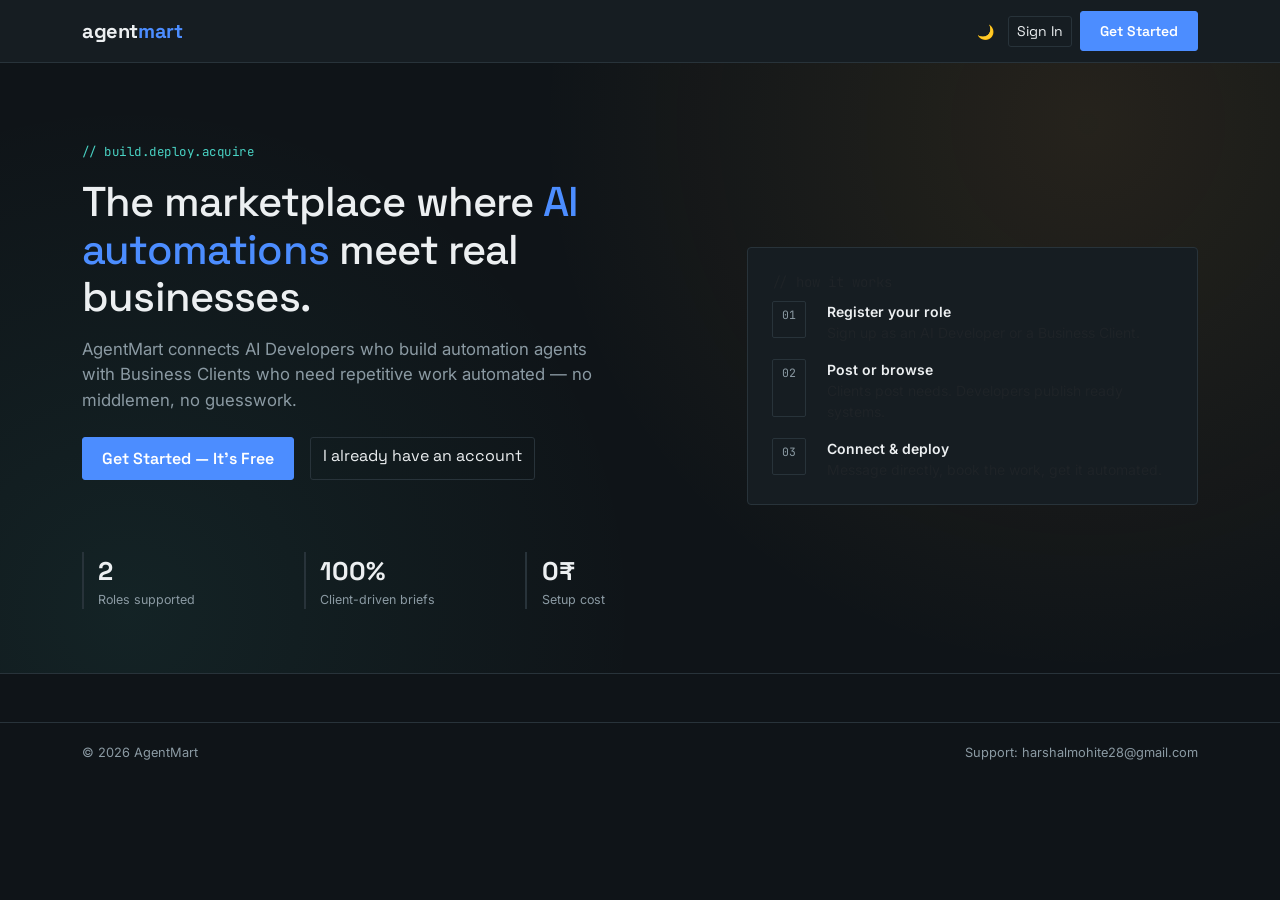
<file: index.html>
<!DOCTYPE html>
<html lang="en">
<head>
<meta charset="UTF-8">
<meta name="viewport" content="width=device-width, initial-scale=1.0">
<title>AgentMart — AI Automation Marketplace</title>
<link href="https://cdn.jsdelivr.net/npm/bootstrap@5.3.3/dist/css/bootstrap.min.css" rel="stylesheet">
<link rel="preconnect" href="https://fonts.googleapis.com">
<link href="https://fonts.googleapis.com/css2?family=Space+Grotesk:wght@500;600;700&family=Inter:wght@400;500;600&family=JetBrains+Mono:wght@400;500&display=swap" rel="stylesheet">
<link rel="stylesheet" href="style.css">
</head>
<body>

<div class="topbar">
  <div class="container d-flex justify-content-between align-items-center py-2">
    <span class="brand py-2">agent<span>mart</span></span>
    <div class="d-flex align-items-center gap-2">
      <button class="btn-ghost small" onclick="toggleTheme()" title="Toggle theme" id="theme-btn-landing">🌙</button>
      <a class="btn btn-outline-line btn-sm" href="auth.html?mode=login">Sign In</a>
      <a class="btn btn-amber btn-sm" href="auth.html?mode=register">Get Started</a>
    </div>
  </div>
</div>

<div class="hero">
  <div class="container">
    <div class="row align-items-center g-4">
      <div class="col-lg-7">
        <div class="node-line mb-3">// build.deploy.acquire</div>
        <h1 class="mb-3">The marketplace where <span style="color:var(--amber)">AI automations</span> meet real businesses.</h1>
        <p class="lead-sub mb-4">AgentMart connects AI Developers who build automation agents with Business Clients who need repetitive work automated — no middlemen, no guesswork.</p>
        <div class="d-flex gap-3 flex-wrap">
          <a class="btn btn-amber" href="auth.html?mode=register">Get Started — It's Free</a>
          <a class="btn btn-outline-line" href="auth.html?mode=login">I already have an account</a>
        </div>
        <div class="row mt-5 g-4">
          <div class="col-4">
            <div class="stat-block">
              <div class="stat-num">2</div>
              <div class="stat-label">Roles supported</div>
            </div>
          </div>
          <div class="col-4">
            <div class="stat-block">
              <div class="stat-num">100%</div>
              <div class="stat-label">Client-driven briefs</div>
            </div>
          </div>
          <div class="col-4">
            <div class="stat-block">
              <div class="stat-num">0₹</div>
              <div class="stat-label">Setup cost</div>
            </div>
          </div>
        </div>
      </div>
      <div class="col-lg-5">
        <div class="panel p-4">
          <div class="mono small text-muted mb-2">// how it works</div>
          <div class="d-flex gap-3 mb-3">
            <span class="stack-chip">01</span>
            <div>
              <div class="fw-semibold small">Register your role</div>
              <div class="text-muted small">Sign up as an AI Developer or a Business Client.</div>
            </div>
          </div>
          <div class="d-flex gap-3 mb-3">
            <span class="stack-chip">02</span>
            <div>
              <div class="fw-semibold small">Post or browse</div>
              <div class="text-muted small">Clients post needs. Developers publish ready systems.</div>
            </div>
          </div>
          <div class="d-flex gap-3">
            <span class="stack-chip">03</span>
            <div>
              <div class="fw-semibold small">Connect &amp; deploy</div>
              <div class="text-muted small">Message directly, book the work, get it automated.</div>
            </div>
          </div>
        </div>
      </div>
    </div>
  </div>
</div>

<footer class="site-footer">
  <div class="container d-flex justify-content-between flex-wrap">
    <span>© 2026 AgentMart</span>
    <span>Support: harshalmohite28@gmail.com</span>
  </div>
</footer>

<div class="toast-banner" id="toast"></div>

<script src="https://cdn.jsdelivr.net/npm/bootstrap@5.3.3/dist/js/bootstrap.bundle.min.js"></script>
<script src="https://code.jquery.com/jquery-3.7.1.min.js"></script>
<script src="script.js"></script>
</body>
</html>
</file>
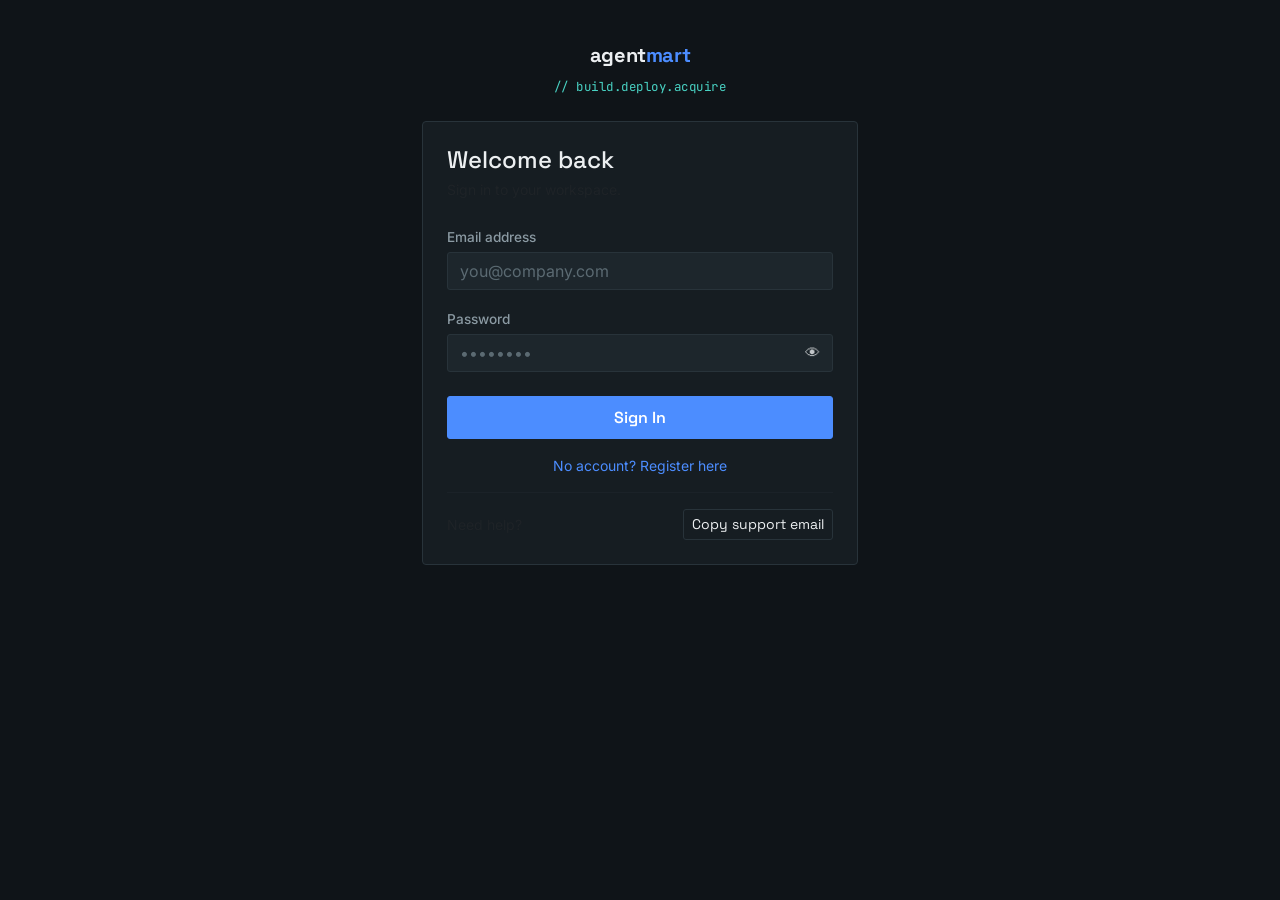
<file: auth.html>
<!DOCTYPE html>
<html lang="en">
<head>
<meta charset="UTF-8">
<meta name="viewport" content="width=device-width, initial-scale=1.0">
<title>Sign In / Register — AgentMart</title>
<link href="https://cdn.jsdelivr.net/npm/bootstrap@5.3.3/dist/css/bootstrap.min.css" rel="stylesheet">
<link rel="preconnect" href="https://fonts.googleapis.com">
<link href="https://fonts.googleapis.com/css2?family=Space+Grotesk:wght@500;600;700&family=Inter:wght@400;500;600&family=JetBrains+Mono:wght@400;500&display=swap" rel="stylesheet">
<link rel="stylesheet" href="style.css">
</head>
<body>

<div class="container" style="max-width:460px; padding-top:2.5rem;">
  <div class="text-center mb-4">
    <a href="index.html" style="text-decoration:none;">
      <span class="brand">agent<span>mart</span></span>
    </a>
    <div class="node-line mt-2">// build.deploy.acquire</div>
  </div>

  <div class="panel p-4">
    <!-- Login -->
    <div id="auth-login">
      <h2 class="h4 mb-1">Welcome back</h2>
      <p class="text-muted small mb-4">Sign in to your workspace.</p>
      <div class="mb-3">
        <label>Email address</label>
        <input type="email" class="form-control" id="login-email" placeholder="you@company.com">
      </div>
      <div class="mb-4">
        <label>Password</label>
        <div class="password-wrap">
          <input type="password" class="form-control" id="login-password" placeholder="••••••••">
          <span class="password-eye" onclick="togglePasswordVisibility('login-password', this)">👁</span>
        </div>
      </div>
      <button class="btn btn-amber w-100" onclick="handleLogin()">Sign In</button>
      <p class="text-center mt-3 small">
        <a href="#" style="color:var(--amber)" onclick="switchAuth('register');return false;">No account? Register here</a>
      </p>
    </div>

    <!-- Register -->
    <div id="auth-register" style="display:none;">
      <h2 class="h4 mb-1">Create your account</h2>
      <p class="text-muted small mb-3">Tell us how you'll use AgentMart.</p>

      <label class="d-block mb-2">I am registering as</label>
      <div class="role-toggle mb-3">
        <input type="radio" name="reg-role" id="role-dev" value="developer" checked onchange="toggleRegRole()">
        <label for="role-dev">AI Developer</label>
        <input type="radio" name="reg-role" id="role-client" value="client" onchange="toggleRegRole()">
        <label for="role-client">Business Client</label>
      </div>

      <div class="mb-3">
        <label>Full name</label>
        <input type="text" class="form-control" id="reg-name" placeholder="Your name">
      </div>

      <div class="mb-3" id="reg-company-wrap" style="display:none;">
        <label>Company name</label>
        <input type="text" class="form-control" id="reg-company" placeholder="e.g., Acme Automations Ltd.">
      </div>

      <div class="mb-3" id="reg-github-wrap">
        <label>GitHub profile <span class="text-muted">(optional)</span></label>
        <input type="text" class="form-control" id="reg-github" placeholder="https://github.com/username">
        <div class="hint-box mt-2">Linking GitHub helps clients trust your deployment history.</div>
      </div>

      <div class="mb-3">
        <label>LinkedIn profile <span class="text-muted">(optional)</span></label>
        <input type="text" class="form-control" id="reg-linkedin" placeholder="https://linkedin.com/in/username">
      </div>

      <div class="mb-3">
        <label>Email address</label>
        <input type="email" class="form-control" id="reg-email" placeholder="you@company.com">
      </div>

      <div class="mb-4">
        <label>Password</label>
        <div class="password-wrap">
          <input type="password" class="form-control" id="reg-password" placeholder="••••••••">
          <span class="password-eye" onclick="togglePasswordVisibility('reg-password', this)">👁</span>
        </div>
      </div>

      <button class="btn btn-amber w-100" onclick="handleRegister()">Create Account</button>
      <p class="text-center mt-3 small">
        <a href="#" style="color:var(--amber)" onclick="switchAuth('login');return false;">Already have an account? Sign in</a>
      </p>
    </div>

    <hr style="border-color:var(--border)">
    <div class="d-flex justify-content-between align-items-center small">
      <span class="text-muted">Need help?</span>
      <button class="btn btn-outline-line btn-sm" onclick="copySupport(this)">Copy support email</button>
    </div>
  </div>
</div>

<div class="toast-banner" id="toast"></div>

<script src="https://cdn.jsdelivr.net/npm/bootstrap@5.3.3/dist/js/bootstrap.bundle.min.js"></script>
<script src="https://code.jquery.com/jquery-3.7.1.min.js"></script>
<script src="script.js"></script>
<script>
  // If already logged in, skip straight to the app. Otherwise honor ?mode=register|login
  if (currentUser()) {
    window.location.href = 'feed.html';
  } else {
    const mode = new URLSearchParams(window.location.search).get('mode') || 'login';
    switchAuth(mode === 'register' ? 'register' : 'login');
  }
</script>
</body>
</html>
</file>
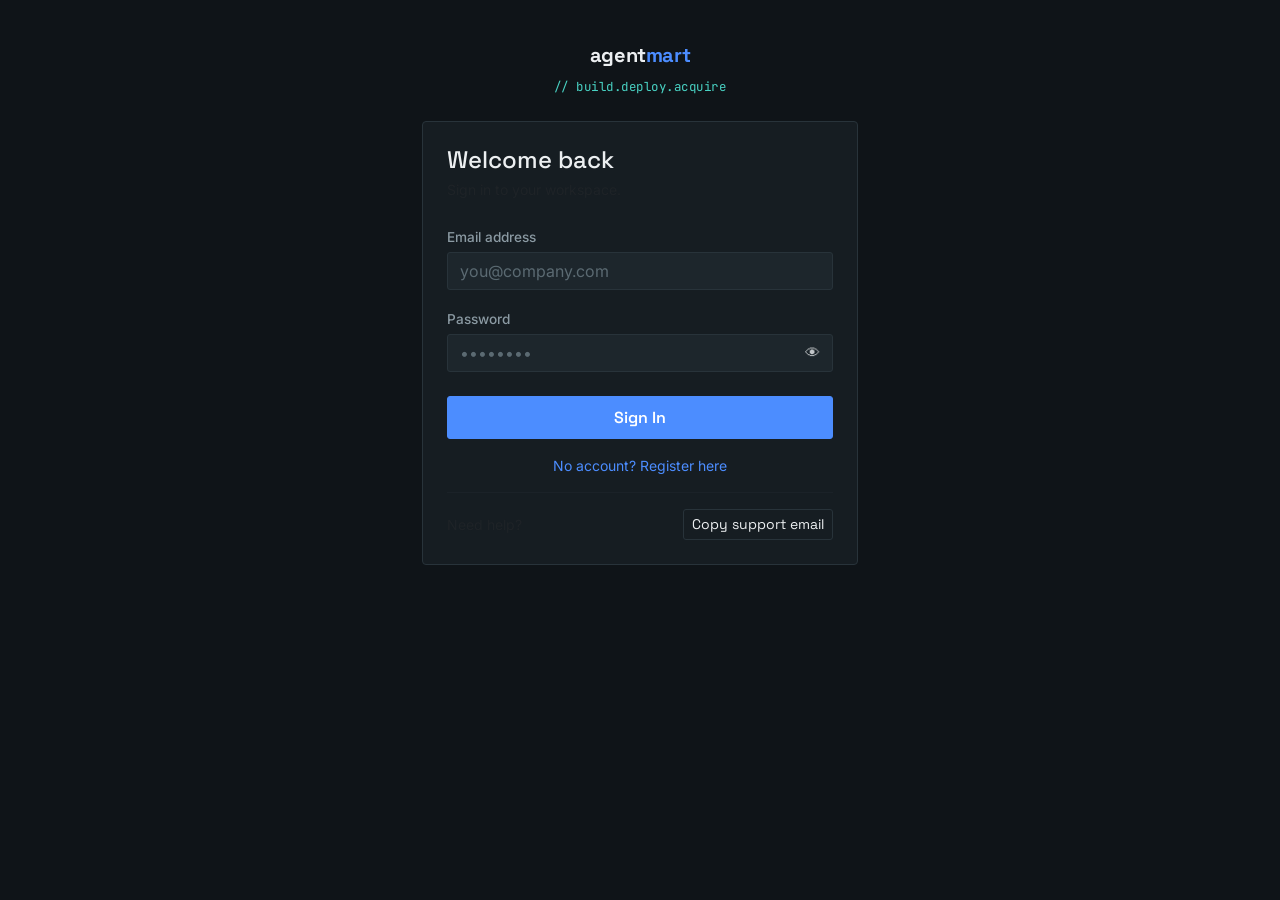
<file: feed.html>
<!DOCTYPE html>
<html lang="en">
<head>
<meta charset="UTF-8">
<meta name="viewport" content="width=device-width, initial-scale=1.0">
<title>Systems Feed — AgentMart</title>
<link href="https://cdn.jsdelivr.net/npm/bootstrap@5.3.3/dist/css/bootstrap.min.css" rel="stylesheet">
<link rel="preconnect" href="https://fonts.googleapis.com">
<link href="https://fonts.googleapis.com/css2?family=Space+Grotesk:wght@500;600;700&family=Inter:wght@400;500;600&family=JetBrains+Mono:wght@400;500&display=swap" rel="stylesheet">
<link rel="stylesheet" href="style.css">
</head>
<body>

<div class="topbar">
  <div class="container d-flex justify-content-between align-items-center flex-wrap py-2">
    <span class="brand py-2">agent<span>mart</span></span>
    <div class="d-flex" style="overflow-x:auto;">
      <a class="nav-tab" data-tab="feed" href="feed.html">Systems Feed</a>
      <a class="nav-tab" data-tab="needs" href="needs.html">Business Needs</a>
      <a class="nav-tab" data-tab="portal" href="portal.html">Creator Portal</a>
      <a class="nav-tab" data-tab="inbox" href="inbox.html">Inbox</a>
      <a class="nav-tab" data-tab="profile" href="profile.html">Profile</a>
    </div>
    <div class="d-flex align-items-center gap-2">
      <button class="btn-ghost small" onclick="toggleTheme()" title="Toggle theme" id="theme-btn">🌙</button>
      <span id="topbar-role" class="role-chip">DEVELOPER</span>
      <button class="btn-ghost small" onclick="handleLogout()" title="Log out">⏻</button>
    </div>
  </div>
</div>

<div class="container py-4">
  <div class="section-head">
    <div>
      <h2>Explore AI Systems</h2>
      <p>Production-ready automations published by developers on the network.</p>
    </div>
  </div>

  <div class="panel p-3 mb-3">
    <input type="text" class="form-control mb-3" id="feed-search" placeholder="Search systems by title or stack..." oninput="renderFeed()">
    <div id="feed-filters"></div>
  </div>

  <div id="feed-list" class="row g-3"></div>
</div>

<footer class="site-footer">
  <div class="container d-flex justify-content-between flex-wrap">
    <span>© 2026 AgentMart</span>
    <span>Support: harshalmohite28@gmail.com</span>
  </div>
</footer>

<div class="toast-banner" id="toast"></div>

<script src="https://cdn.jsdelivr.net/npm/bootstrap@5.3.3/dist/js/bootstrap.bundle.min.js"></script>
<script src="https://code.jquery.com/jquery-3.7.1.min.js"></script>
<script src="script.js"></script>
<script>
  $(function(){
    const u = guardApp('feed');
    if (u) renderFeed();
  });
</script>
</body>
</html>
</file>
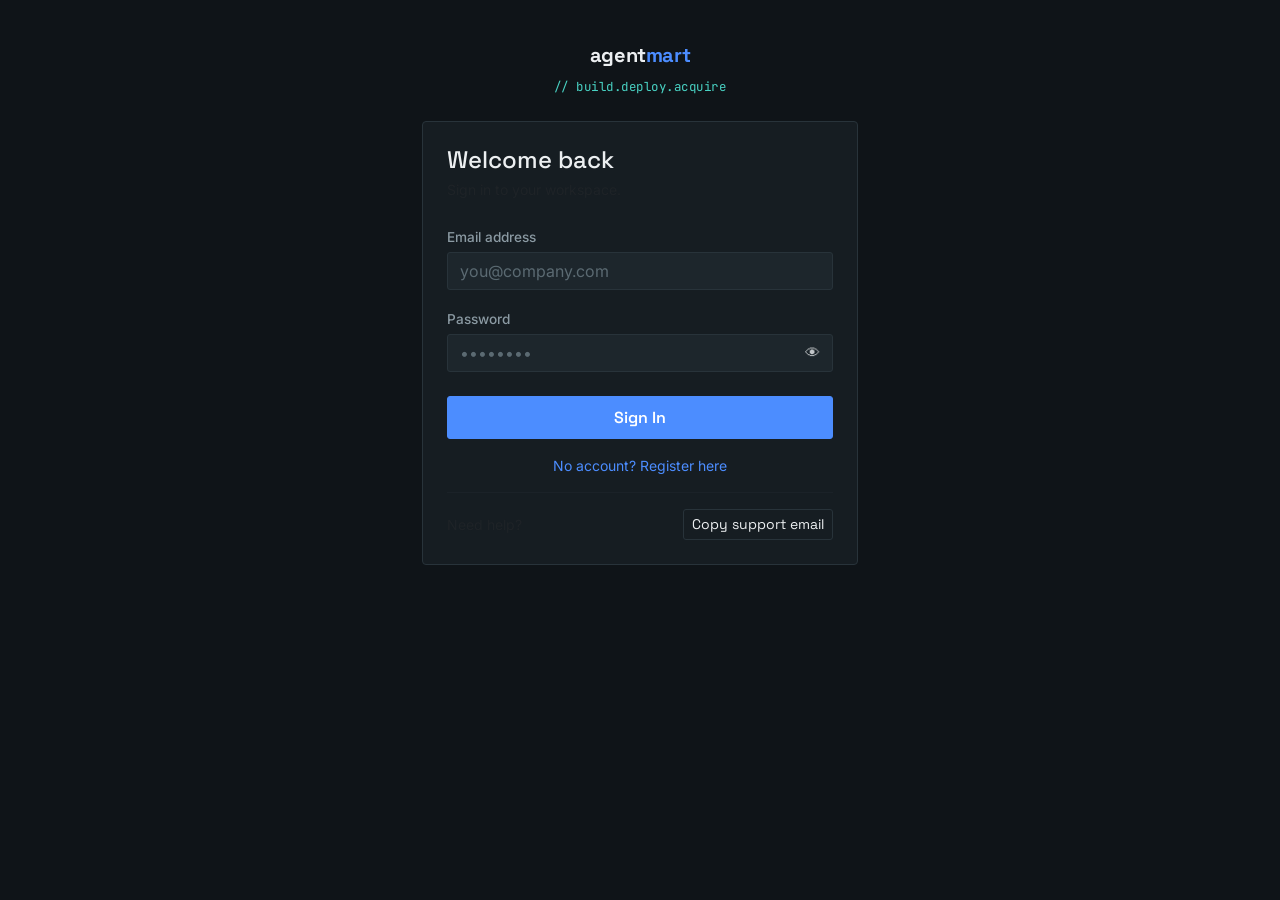
<file: inbox.html>
<!DOCTYPE html>
<html lang="en">
<head>
<meta charset="UTF-8">
<meta name="viewport" content="width=device-width, initial-scale=1.0">
<title>Inbox — AgentMart</title>
<link href="https://cdn.jsdelivr.net/npm/bootstrap@5.3.3/dist/css/bootstrap.min.css" rel="stylesheet">
<link rel="preconnect" href="https://fonts.googleapis.com">
<link href="https://fonts.googleapis.com/css2?family=Space+Grotesk:wght@500;600;700&family=Inter:wght@400;500;600&family=JetBrains+Mono:wght@400;500&display=swap" rel="stylesheet">
<link rel="stylesheet" href="style.css">
</head>
<body>

<div class="topbar">
  <div class="container d-flex justify-content-between align-items-center flex-wrap py-2">
    <span class="brand py-2">agent<span>mart</span></span>
    <div class="d-flex" style="overflow-x:auto;">
      <a class="nav-tab" data-tab="feed" href="feed.html">Systems Feed</a>
      <a class="nav-tab" data-tab="needs" href="needs.html">Business Needs</a>
      <a class="nav-tab" data-tab="portal" href="portal.html">Creator Portal</a>
      <a class="nav-tab" data-tab="inbox" href="inbox.html">Inbox</a>
      <a class="nav-tab" data-tab="profile" href="profile.html">Profile</a>
    </div>
    <div class="d-flex align-items-center gap-2">
      <button class="btn-ghost small" onclick="toggleTheme()" title="Toggle theme" id="theme-btn">🌙</button>
      <span id="topbar-role" class="role-chip">DEVELOPER</span>
      <button class="btn-ghost small" onclick="handleLogout()" title="Log out">⏻</button>
    </div>
  </div>
</div>

<div class="container py-4">
  <div class="section-head">
    <div>
      <h2>Inbox</h2>
      <p>Direct conversations between developers and business clients.</p>
    </div>
  </div>
  <div class="panel" style="min-height:420px;">
    <div class="row g-0">
      <div class="col-4 border-end" style="border-color:var(--border) !important; max-height:480px; overflow-y:auto;">
        <div class="p-3 border-bottom" style="border-color:var(--border) !important;">
          <span class="mono text-muted small">CONVERSATIONS</span>
        </div>
        <div id="conv-list"></div>
      </div>
      <div class="col-8 d-flex flex-column" style="height:480px;">
        <div id="chat-empty" class="empty-state m-auto text-muted small mono">SELECT A CONVERSATION TO BEGIN</div>
        <div id="chat-window" style="display:none; height:100%;" class="d-flex flex-column">
          <div class="p-3 border-bottom fw-semibold" id="chat-with" style="border-color:var(--border) !important;"></div>
          <div id="chat-messages" class="flex-grow-1 p-3" style="overflow-y:auto;"></div>
          <div class="p-2 border-top d-flex gap-2" style="border-color:var(--border) !important;">
            <input type="text" class="form-control" id="chat-input" placeholder="Type a message...">
            <button class="btn btn-amber" onclick="sendMessage()">Send</button>
          </div>
        </div>
      </div>
    </div>
  </div>
</div>

<footer class="site-footer">
  <div class="container d-flex justify-content-between flex-wrap">
    <span>© 2026 AgentMart</span>
    <span>Support: harshalmohite28@gmail.com</span>
  </div>
</footer>

<div class="toast-banner" id="toast"></div>

<script src="https://cdn.jsdelivr.net/npm/bootstrap@5.3.3/dist/js/bootstrap.bundle.min.js"></script>
<script src="https://code.jquery.com/jquery-3.7.1.min.js"></script>
<script src="script.js"></script>
<script>
  $(function(){
    const u = guardApp('inbox');
    if (u) renderInbox();
  });
</script>
</body>
</html>
</file>
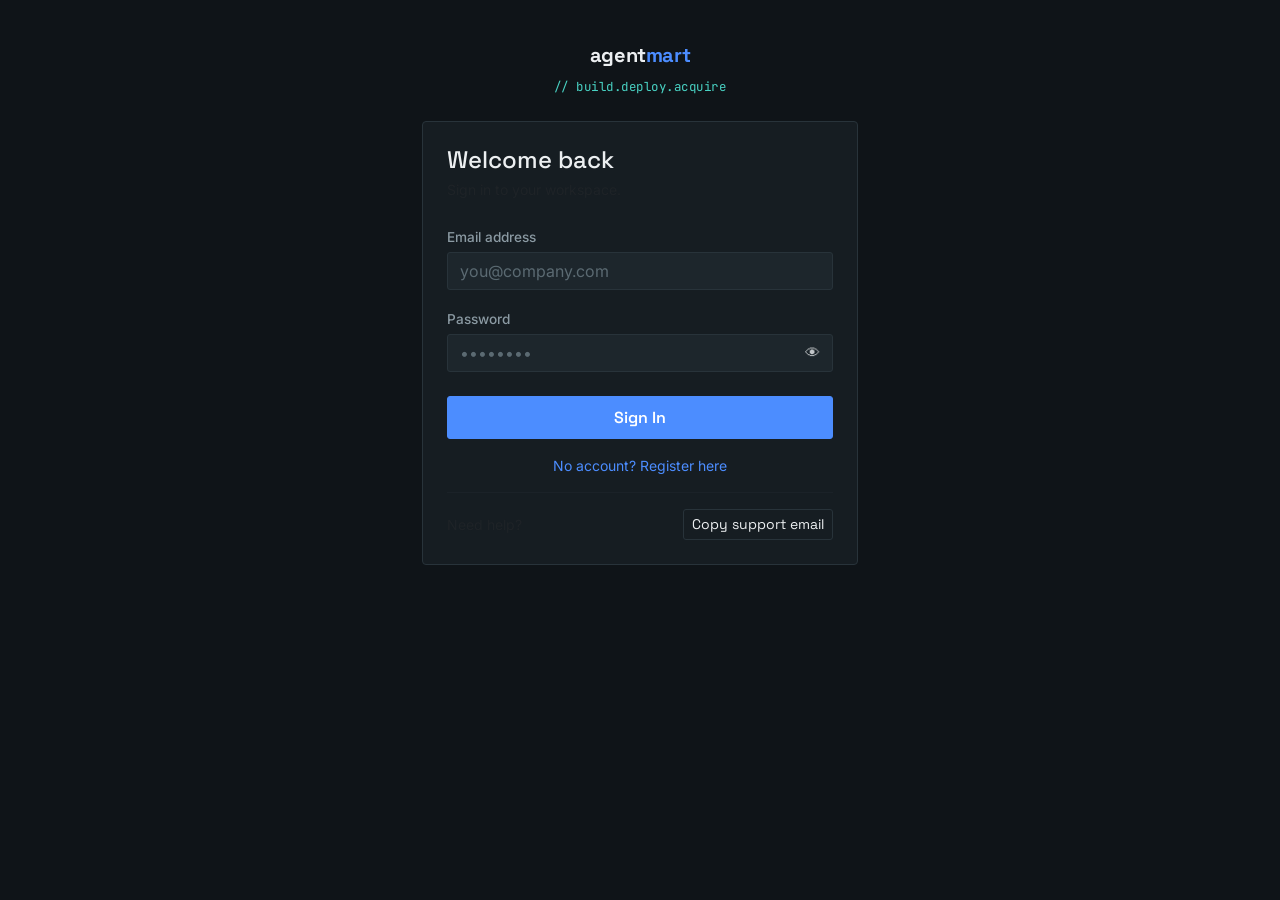
<file: needs.html>
<!DOCTYPE html>
<html lang="en">
<head>
<meta charset="UTF-8">
<meta name="viewport" content="width=device-width, initial-scale=1.0">
<title>Business Needs — AgentMart</title>
<link href="https://cdn.jsdelivr.net/npm/bootstrap@5.3.3/dist/css/bootstrap.min.css" rel="stylesheet">
<link rel="preconnect" href="https://fonts.googleapis.com">
<link href="https://fonts.googleapis.com/css2?family=Space+Grotesk:wght@500;600;700&family=Inter:wght@400;500;600&family=JetBrains+Mono:wght@400;500&display=swap" rel="stylesheet">
<link rel="stylesheet" href="style.css">
</head>
<body>

<div class="topbar">
  <div class="container d-flex justify-content-between align-items-center flex-wrap py-2">
    <span class="brand py-2">agent<span>mart</span></span>
    <div class="d-flex" style="overflow-x:auto;">
      <a class="nav-tab" data-tab="feed" href="feed.html">Systems Feed</a>
      <a class="nav-tab" data-tab="needs" href="needs.html">Business Needs</a>
      <a class="nav-tab" data-tab="portal" href="portal.html">Creator Portal</a>
      <a class="nav-tab" data-tab="inbox" href="inbox.html">Inbox</a>
      <a class="nav-tab" data-tab="profile" href="profile.html">Profile</a>
    </div>
    <div class="d-flex align-items-center gap-2">
      <button class="btn-ghost small" onclick="toggleTheme()" title="Toggle theme" id="theme-btn">🌙</button>
      <span id="topbar-role" class="role-chip">DEVELOPER</span>
      <button class="btn-ghost small" onclick="handleLogout()" title="Log out">⏻</button>
    </div>
  </div>
</div>

<div class="container py-4">
  <div class="section-head">
    <div>
      <h2>Active Business Pipelines</h2>
      <p>Operational bottlenecks posted directly by companies.</p>
    </div>
    <button class="btn btn-amber" id="post-req-btn" onclick="showPostRequirement()">+ Post Requirement</button>
  </div>

  <div class="panel p-3 mb-3">
    <input type="text" class="form-control" id="needs-search" placeholder="Search requirements by title..." oninput="renderNeeds()">
  </div>

  <div id="post-req-form" class="panel p-4 mb-4" style="display:none;">
    <h3 class="h6 mb-3">New requirement</h3>
    <div class="mb-3">
      <label>Title</label>
      <input type="text" class="form-control" id="req-title" placeholder="e.g., Automate WhatsApp customer replies">
    </div>
    <div class="mb-3">
      <label>Description</label>
      <textarea class="form-control" id="req-desc" rows="3" placeholder="Describe the problem you need automated..."></textarea>
    </div>
    <div class="mb-3" style="max-width:200px;">
      <label>Duration</label>
      <select class="form-select" id="req-duration">
        <option>1 week</option><option>2 weeks</option><option>3 weeks</option><option>1 month</option>
      </select>
    </div>
    <button class="btn btn-amber" onclick="submitRequirement()" id="req-submit-btn">Publish Requirement</button>
    <button class="btn btn-outline-line ms-2" onclick="cancelReqForm()">Cancel</button>
  </div>

  <div id="needs-list" class="d-flex flex-column gap-3"></div>
</div>

<footer class="site-footer">
  <div class="container d-flex justify-content-between flex-wrap">
    <span>© 2026 AgentMart</span>
    <span>Support: harshalmohite28@gmail.com</span>
  </div>
</footer>

<div class="toast-banner" id="toast"></div>

<script src="https://cdn.jsdelivr.net/npm/bootstrap@5.3.3/dist/js/bootstrap.bundle.min.js"></script>
<script src="https://code.jquery.com/jquery-3.7.1.min.js"></script>
<script src="script.js"></script>
<script>
  $(function(){
    const u = guardApp('needs');
    if (u) renderNeeds();
  });
</script>
</body>
</html>
</file>
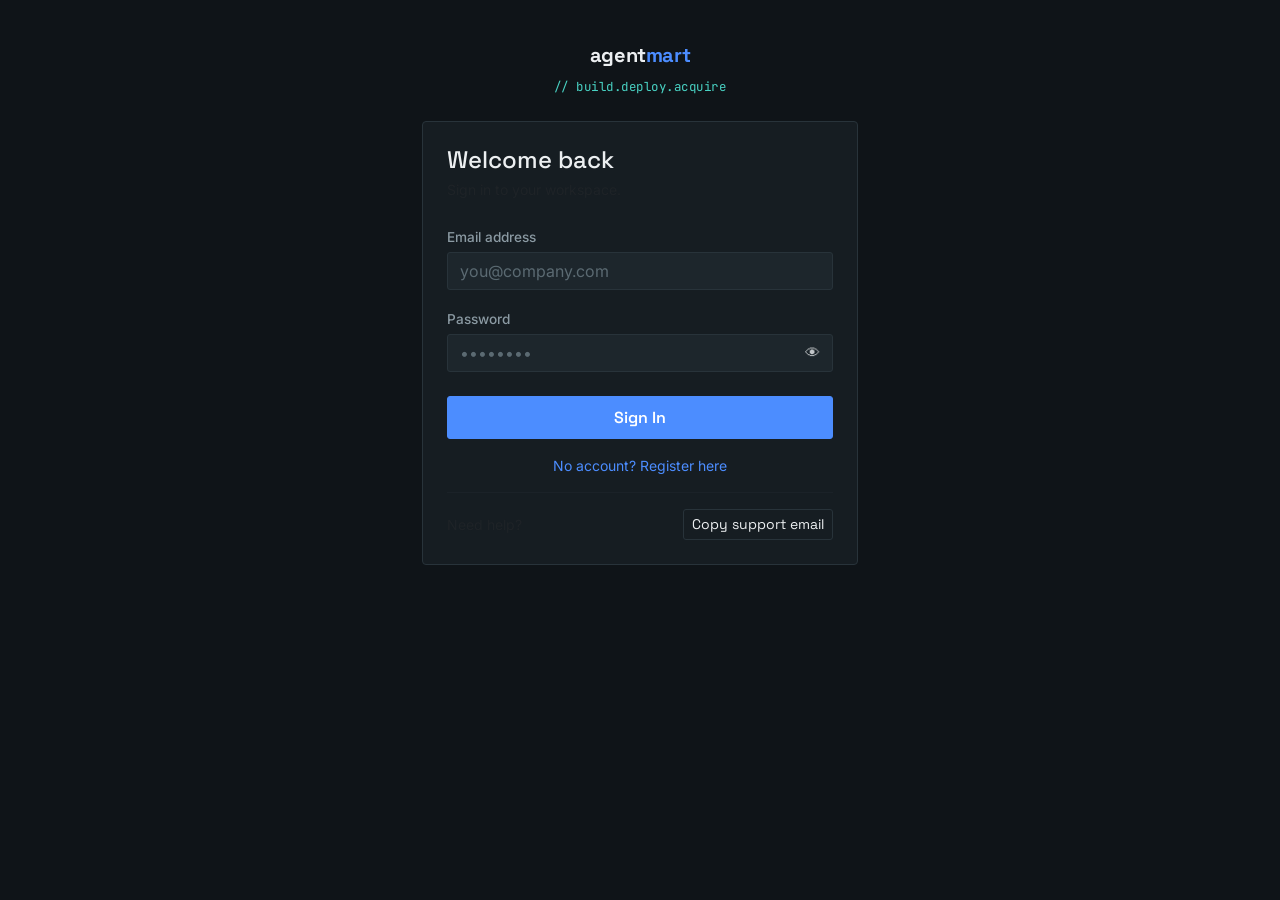
<file: portal.html>
<!DOCTYPE html>
<html lang="en">
<head>
<meta charset="UTF-8">
<meta name="viewport" content="width=device-width, initial-scale=1.0">
<title>Creator Portal — AgentMart</title>
<link href="https://cdn.jsdelivr.net/npm/bootstrap@5.3.3/dist/css/bootstrap.min.css" rel="stylesheet">
<link rel="preconnect" href="https://fonts.googleapis.com">
<link href="https://fonts.googleapis.com/css2?family=Space+Grotesk:wght@500;600;700&family=Inter:wght@400;500;600&family=JetBrains+Mono:wght@400;500&display=swap" rel="stylesheet">
<link rel="stylesheet" href="style.css">
</head>
<body>

<div class="topbar">
  <div class="container d-flex justify-content-between align-items-center flex-wrap py-2">
    <span class="brand py-2">agent<span>mart</span></span>
    <div class="d-flex" style="overflow-x:auto;">
      <a class="nav-tab" data-tab="feed" href="feed.html">Systems Feed</a>
      <a class="nav-tab" data-tab="needs" href="needs.html">Business Needs</a>
      <a class="nav-tab" data-tab="portal" href="portal.html">Creator Portal</a>
      <a class="nav-tab" data-tab="inbox" href="inbox.html">Inbox</a>
      <a class="nav-tab" data-tab="profile" href="profile.html">Profile</a>
    </div>
    <div class="d-flex align-items-center gap-2">
      <button class="btn-ghost small" onclick="toggleTheme()" title="Toggle theme" id="theme-btn">🌙</button>
      <span id="topbar-role" class="role-chip">DEVELOPER</span>
      <button class="btn-ghost small" onclick="handleLogout()" title="Log out">⏻</button>
    </div>
  </div>
</div>

<div class="container py-4">
  <div class="mx-auto" style="max-width:640px;">
    <div id="portal-locked" class="panel empty-state" style="display:none;">
      <div class="lock-icon mb-2">🔒</div>
      <h3 class="h5">Access Restricted</h3>
      <p class="text-muted">Only registered AI Developers can publish systems to the marketplace.</p>
      <a class="btn btn-outline-line" href="feed.html">Return to Systems Feed</a>
    </div>

    <div id="portal-form-wrap" class="panel p-4">
      <h2 class="h4 mb-1">System Compiler Portal</h2>
      <p class="text-muted small mb-4">Publish an automation directly to the marketplace index.</p>

      <div class="mb-3">
        <label class="form-label d-block">System title</label>
        <input type="text" class="form-control" id="sys-title" placeholder="e.g., Autonomous Invoice Processing Agent">
      </div>
      <div class="row g-3 mb-3">
        <div class="col-md-6">
          <label class="form-label d-block">Live production URL / demo</label>
          <input type="text" class="form-control" id="sys-url" placeholder="https://your-agent-space.app">
        </div>
        <div class="col-md-6">
          <label class="form-label d-block">Status</label>
          <select class="form-select" id="sys-status">
            <option value="open">Open to Acquire</option>
            <option value="booked">Booked</option>
          </select>
        </div>
      </div>
      <div class="mb-3">
        <label class="form-label d-block">Operational breakdown</label>
        <textarea class="form-control" id="sys-desc" rows="3" placeholder="What does it do, how does it work, what problem does it solve..."></textarea>
      </div>
      <div class="mb-4">
        <label class="form-label d-block">Stack components <span class="text-muted">(comma separated, optional)</span></label>
        <input type="text" class="form-control" id="sys-stack" placeholder="e.g., OpenAI, LangChain, Python">
      </div>
      <button class="btn btn-amber w-100" onclick="publishSystem()">Publish System Listing</button>
    </div>
  </div>
</div>

<footer class="site-footer">
  <div class="container d-flex justify-content-between flex-wrap">
    <span>© 2026 AgentMart</span>
    <span>Support: harshalmohite28@gmail.com</span>
  </div>
</footer>

<div class="toast-banner" id="toast"></div>

<script src="https://cdn.jsdelivr.net/npm/bootstrap@5.3.3/dist/js/bootstrap.bundle.min.js"></script>
<script src="https://code.jquery.com/jquery-3.7.1.min.js"></script>
<script src="script.js"></script>
<script>
  $(function(){
    const u = guardApp('portal');
    if (u) renderPortal();
  });
</script>
</body>
</html>
</file>
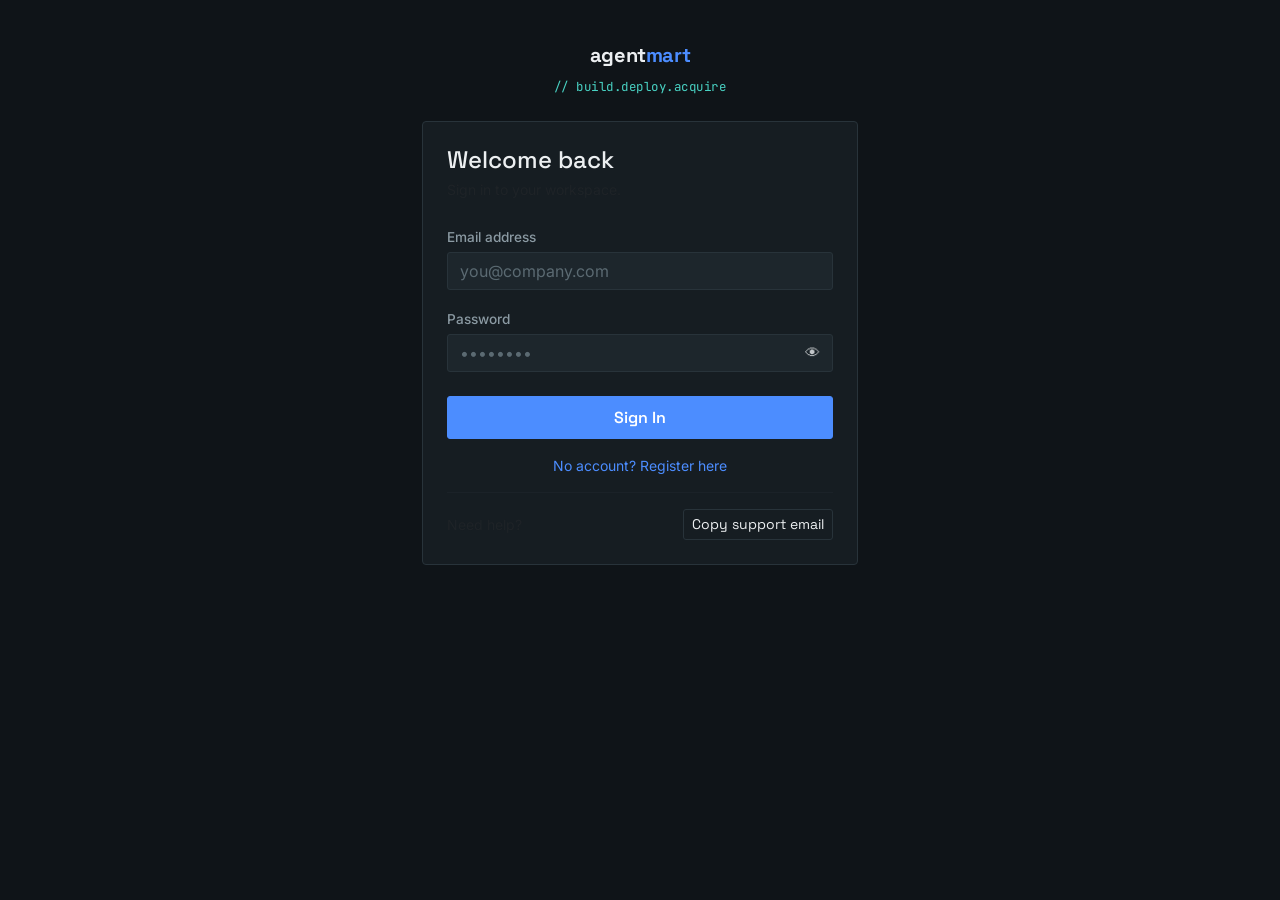
<file: profile.html>
<!DOCTYPE html>
<html lang="en">
<head>
<meta charset="UTF-8">
<meta name="viewport" content="width=device-width, initial-scale=1.0">
<title>Profile — AgentMart</title>
<link href="https://cdn.jsdelivr.net/npm/bootstrap@5.3.3/dist/css/bootstrap.min.css" rel="stylesheet">
<link rel="preconnect" href="https://fonts.googleapis.com">
<link href="https://fonts.googleapis.com/css2?family=Space+Grotesk:wght@500;600;700&family=Inter:wght@400;500;600&family=JetBrains+Mono:wght@400;500&display=swap" rel="stylesheet">
<link rel="stylesheet" href="style.css">
</head>
<body>

<div class="topbar">
  <div class="container d-flex justify-content-between align-items-center flex-wrap py-2">
    <span class="brand py-2">agent<span>mart</span></span>
    <div class="d-flex" style="overflow-x:auto;">
      <a class="nav-tab" data-tab="feed" href="feed.html">Systems Feed</a>
      <a class="nav-tab" data-tab="needs" href="needs.html">Business Needs</a>
      <a class="nav-tab" data-tab="portal" href="portal.html">Creator Portal</a>
      <a class="nav-tab" data-tab="inbox" href="inbox.html">Inbox</a>
      <a class="nav-tab" data-tab="profile" href="profile.html">Profile</a>
    </div>
    <div class="d-flex align-items-center gap-2">
      <button class="btn-ghost small" onclick="toggleTheme()" title="Toggle theme" id="theme-btn">🌙</button>
      <span id="topbar-role" class="role-chip">DEVELOPER</span>
      <button class="btn-ghost small" onclick="handleLogout()" title="Log out">⏻</button>
    </div>
  </div>
</div>

<div class="container py-4">
  <div class="mx-auto" style="max-width:640px;">
    <div class="panel p-4">
      <div class="d-flex align-items-center gap-3 mb-4">
        <div id="profile-avatar" style="width:56px;height:56px;border-radius:50%;background:var(--amber);color:#1A1200;display:flex;align-items:center;justify-content:center;font-weight:700;font-size:1.2rem;flex-shrink:0;">HA</div>
        <div>
          <div id="profile-name-display" class="h5 mb-0">—</div>
          <span id="profile-role-display" class="role-chip">DEVELOPER</span>
        </div>
      </div>

      <div class="row g-3">
        <div class="col-md-6">
          <label class="form-label d-block">Full name</label>
          <input type="text" class="form-control" id="profile-name">
        </div>
        <div class="col-md-6">
          <label class="form-label d-block">Username handle</label>
          <input type="text" class="form-control" id="profile-handle" placeholder="e.g., dev_22">
        </div>
      </div>
      <div class="mt-3">
        <label class="form-label d-block">Avatar image URL <span class="text-muted">(optional)</span></label>
        <input type="text" class="form-control" id="profile-avatar-url" placeholder="https://example.com/your-photo.jpg" oninput="renderProfile()">
      </div>
      <div class="mt-3" id="profile-company-wrap" style="display:none;">
        <label class="form-label d-block">Company name</label>
        <input type="text" class="form-control" id="profile-company">
      </div>
      <div class="mt-3">
        <label class="form-label d-block">Bio / pipeline focus</label>
        <textarea class="form-control" id="profile-bio" rows="3" placeholder="Tell others what workflows you engineer..."></textarea>
      </div>
      <div class="row g-3 mt-1">
        <div class="col-md-6">
          <label class="form-label d-block">GitHub profile link</label>
          <input type="text" class="form-control" id="profile-github">
        </div>
        <div class="col-md-6">
          <label class="form-label d-block">LinkedIn profile link</label>
          <input type="text" class="form-control" id="profile-linkedin">
        </div>
      </div>

      <div class="d-flex justify-content-between align-items-center mt-4">
        <button class="btn btn-outline-line" onclick="handleLogout()">Log out</button>
        <button class="btn btn-amber" onclick="saveProfile()">Save Profile</button>
      </div>
    </div>
  </div>
</div>

<footer class="site-footer">
  <div class="container d-flex justify-content-between flex-wrap">
    <span>© 2026 AgentMart</span>
    <span>Support: harshalmohite28@gmail.com</span>
  </div>
</footer>

<div class="toast-banner" id="toast"></div>

<script src="https://cdn.jsdelivr.net/npm/bootstrap@5.3.3/dist/js/bootstrap.bundle.min.js"></script>
<script src="https://code.jquery.com/jquery-3.7.1.min.js"></script>
<script src="script.js"></script>
<script>
  $(function(){
    const u = guardApp('profile');
    if (u) renderProfile();
  });
</script>
</body>
</html>
</file>
<file: style.css>
:root{
    --bg:#0F1418;
    --surface:#161D22;
    --surface-2:#1D262C;
    --border:#28333A;
    --text:#ECEFF1;
    --text-muted:#8B9AA3;
    --amber:#4C8DFF;
    --amber-dim:#1F3A63;
    --teal:#49D3C4;
    --teal-dim:#1E4B47;
    --danger:#E2604F;
  }
  html[data-theme="light"]{
    --bg:#F5F3EF;
    --surface:#FFFFFF;
    --surface-2:#F0EEE9;
    --border:#DDD8CE;
    --text:#1B1B18;
    --text-muted:#6B6A63;
    --amber:#2563EB;
    --amber-dim:#DCE7FB;
    --teal:#0E8F80;
    --teal-dim:#CDEDE7;
    --danger:#C6402F;
  }
  html[data-theme="light"] .btn-amber{ color:#fff; }
  html[data-theme="light"] .role-toggle input:checked + label{ color:#2563EB; }
  *{box-sizing:border-box;}
  body{
    background:var(--bg);
    color:var(--text);
    font-family:'Inter',sans-serif;
    min-height:100vh;
  }
  h1,h2,h3,h4,.brand,.btn,.nav-tab,.tag,.label-mono{
    font-family:'Space Grotesk',sans-serif;
  }
  .mono{font-family:'JetBrains Mono',monospace;}
  a{text-decoration:none;}

  /* ---------- Top bar ---------- */
  .topbar{
    border-bottom:1px solid var(--border);
    background:var(--surface);
    backdrop-filter:blur(6px);
    position:sticky;top:0;z-index:50;
  }
  .brand{font-weight:700;font-size:1.25rem;letter-spacing:-0.02em;color:var(--text);}
  .brand span{color:var(--amber);}
  .nav-tab{
    color:var(--text-muted);
    font-size:0.92rem;
    font-weight:500;
    padding:0.9rem 0;
    margin-right:1.6rem;
    border-bottom:2px solid transparent;
    cursor:pointer;
    white-space:nowrap;
  }
  .nav-tab:hover{color:var(--text);}
  .nav-tab.active{color:var(--text);border-bottom-color:var(--amber);}
  .role-chip{
    font-family:'JetBrains Mono',monospace;
    font-size:0.68rem;
    padding:0.2rem 0.5rem;
    border:1px solid var(--teal-dim);
    color:var(--teal);
    letter-spacing:0.04em;
  }
  .role-chip.client{border-color:var(--amber-dim);color:var(--amber);}

  /* ---------- Buttons ---------- */
  .btn-amber{
    background:var(--amber);
    border:1px solid var(--amber);
    color:#FFFFFF;
    font-weight:600;
    border-radius:3px;
    padding:0.55rem 1.2rem;
  }
  .btn-amber:hover{background:#6FA0FF;color:#FFFFFF;}
  .btn-outline-line{
    background:transparent;
    border:1px solid var(--border);
    color:var(--text);
    border-radius:3px;
  }
  .btn-outline-line:hover{border-color:var(--amber);color:var(--amber);}
  .btn-ghost{
    background:transparent;border:none;color:var(--text-muted);
  }
  .btn-ghost:hover{color:var(--danger);}

  /* ---------- Cards / surfaces ---------- */
  .panel{
    background:var(--surface);
    border:1px solid var(--border);
    border-radius:4px;
  }
  .card-item{
    background:var(--surface);
    border:1px solid var(--border);
    border-left:2px solid var(--border);
    border-radius:4px;
    padding:1.1rem 1.3rem;
    transition:border-color .15s ease;
  }
  .card-item:hover{border-left-color:var(--amber);}
  .card-item.dev-owned:hover{border-left-color:var(--teal);}

  .status-tag{
    font-family:'JetBrains Mono',monospace;
    font-size:0.65rem;
    letter-spacing:0.04em;
    padding:0.15rem 0.45rem;
    border-radius:2px;
  }
  .status-open{background:var(--teal-dim);color:var(--teal);}
  .status-booked{background:var(--amber-dim);color:var(--amber);}

  .stack-chip{
    font-family:'JetBrains Mono',monospace;
    font-size:0.72rem;
    border:1px solid var(--border);
    color:var(--text-muted);
    padding:0.25rem 0.55rem;
    border-radius:2px;
    display:inline-block;
    margin:0 0.35rem 0.35rem 0;
  }
  .filter-chip{
    font-family:'JetBrains Mono',monospace;
    font-size:0.72rem;
    border:1px solid var(--border);
    color:var(--text-muted);
    padding:0.3rem 0.7rem;
    border-radius:2px;
    cursor:pointer;
    display:inline-block;
    margin:0 0.4rem 0.4rem 0;
  }
  .filter-chip.active{border-color:var(--amber);color:var(--amber);}

  /* ---------- Forms ---------- */
  label{font-size:0.85rem;color:var(--text-muted);margin-bottom:0.3rem;font-weight:500;}
  .form-control, .form-select{
    background:var(--surface-2);
    border:1px solid var(--border);
    color:var(--text);
    border-radius:3px;
  }
  .form-control:focus, .form-select:focus{
    background:var(--surface-2);
    color:var(--text);
    border-color:var(--amber);
    box-shadow:0 0 0 3px rgba(232,163,61,0.15);
  }
  .form-control::placeholder{color:#5B6A72;}
  .hint-box{
    background:rgba(232,163,61,0.08);
    border:1px solid var(--amber-dim);
    color:var(--amber);
    font-size:0.8rem;
    padding:0.5rem 0.7rem;
    border-radius:3px;
  }
  .role-toggle{
    display:flex;border:1px solid var(--border);border-radius:3px;overflow:hidden;
  }
  .role-toggle label{
    flex:1;text-align:center;padding:0.65rem 0.5rem;margin:0;cursor:pointer;
    color:var(--text-muted);font-size:0.9rem;font-weight:600;
    border-right:1px solid var(--border);
  }
  .role-toggle label:last-child{border-right:none;}
  .role-toggle input{display:none;}
  .role-toggle input:checked + label{background:var(--surface-2);color:var(--amber);}

  /* ---------- Hero (landing) ---------- */
  .hero{
    padding:5rem 0 4rem;
    border-bottom:1px solid var(--border);
    background:
      radial-gradient(circle at 85% 10%, rgba(232,163,61,0.10), transparent 45%),
      radial-gradient(circle at 10% 90%, rgba(73,211,196,0.08), transparent 40%);
  }
  .hero h1{font-size:2.6rem;line-height:1.15;letter-spacing:-0.02em;}
  .hero .lead-sub{color:var(--text-muted);font-size:1.05rem;max-width:520px;}
  .node-line{
    font-family:'JetBrains Mono',monospace;color:var(--teal);font-size:0.78rem;letter-spacing:0.04em;
  }
  .stat-block{border-left:2px solid var(--border);padding-left:0.9rem;}
  .stat-num{font-family:'Space Grotesk',sans-serif;font-size:1.6rem;font-weight:700;}
  .stat-label{color:var(--text-muted);font-size:0.78rem;}

  .empty-state{
    text-align:center;padding:3.5rem 1rem;color:var(--text-muted);
  }
  .lock-icon{font-size:2rem;}

  .toast-banner{
    position:fixed;bottom:1.2rem;left:50%;transform:translateX(-50%);
    background:var(--surface-2);border:1px solid var(--teal);color:var(--text);
    padding:0.65rem 1.2rem;border-radius:3px;font-size:0.88rem;z-index:100;
    display:none;
  }

  ::-webkit-scrollbar{width:8px;}
  ::-webkit-scrollbar-thumb{background:var(--border);border-radius:4px;}

  .view{display:none;}
  .view.active{display:block;}

  .section-head{
    display:flex;justify-content:space-between;align-items:flex-start;flex-wrap:wrap;gap:1rem;
    margin-bottom:1.4rem;
  }
  .section-head h2{font-size:1.35rem;margin-bottom:0.2rem;}
  .section-head p{color:var(--text-muted);font-size:0.88rem;margin:0;}

  footer.site-footer{
    border-top:1px solid var(--border);color:var(--text-muted);font-size:0.8rem;
    padding:1.2rem 0;margin-top:3rem;
  }
/* ---------- Fade-in animation ---------- */
@keyframes fadeInUp{
  from{opacity:0; transform:translateY(8px);}
  to{opacity:1; transform:translateY(0);}
}
.fade-in{
  opacity:0;
  animation:fadeInUp 0.35s ease forwards;
}

/* ---------- Toast pop animation ---------- */
.toast-banner.pop{
  animation:toastPop 0.25s ease;
}
@keyframes toastPop{
  0%{ transform:translateX(-50%) scale(0.9); opacity:0; }
  100%{ transform:translateX(-50%) scale(1); opacity:1; }
}

/* ---------- Inbox: conversation list + chat bubbles ---------- */
.conv-row{
  padding:0.75rem 1rem;
  border-bottom:1px solid var(--border);
  cursor:pointer;
}
.conv-row:hover{ background:var(--surface-2); }
.conv-row.active{ background:var(--surface-2); border-left:2px solid var(--amber); }

.chat-bubble{
  max-width:75%;
  padding:0.5rem 0.85rem;
  border-radius:10px;
  margin-bottom:0.6rem;
  font-size:0.9rem;
  word-wrap:break-word;
}
.chat-bubble.mine{
  background:var(--amber-dim);
  color:var(--text);
  margin-left:auto;
  border-bottom-right-radius:2px;
}
html[data-theme="light"] .chat-bubble.mine{ background:#DCE7FB; }
.chat-bubble.theirs{
  background:var(--surface-2);
  border:1px solid var(--border);
  margin-right:auto;
  border-bottom-left-radius:2px;
}

/* ---------- Responsive fixes ---------- */
@media (max-width: 767px){
  .hero h1{ font-size:1.9rem; }
  .hero{ padding:3rem 0 2.5rem; }
  .section-head{ flex-direction:column; align-items:stretch; }
  .section-head button{ width:100%; }
  #tab-inbox .row.g-0{ flex-direction:column; }
  #tab-inbox .col-4, #tab-inbox .col-8{
    width:100%; max-width:100%; height:auto !important;
  }
  #tab-inbox .col-4{ max-height:180px; border-right:none !important; border-bottom:1px solid var(--border); }
  #chat-window{ height:360px !important; }
  .topbar .container{ gap:0.5rem; }
  .nav-tab{ margin-right:1rem; font-size:0.85rem; }
  .card-item .d-flex.gap-2{ flex-wrap:wrap; }
}

/* ---------- Password show/hide ---------- */
.password-wrap{ position:relative; }
.password-wrap input{ padding-right:2.6rem; }
.password-eye{
  position:absolute; right:0.8rem; top:50%; transform:translateY(-50%);
  cursor:pointer; font-size:0.95rem; user-select:none; opacity:0.8;
}
.password-eye:hover{ opacity:1; }
</file>
